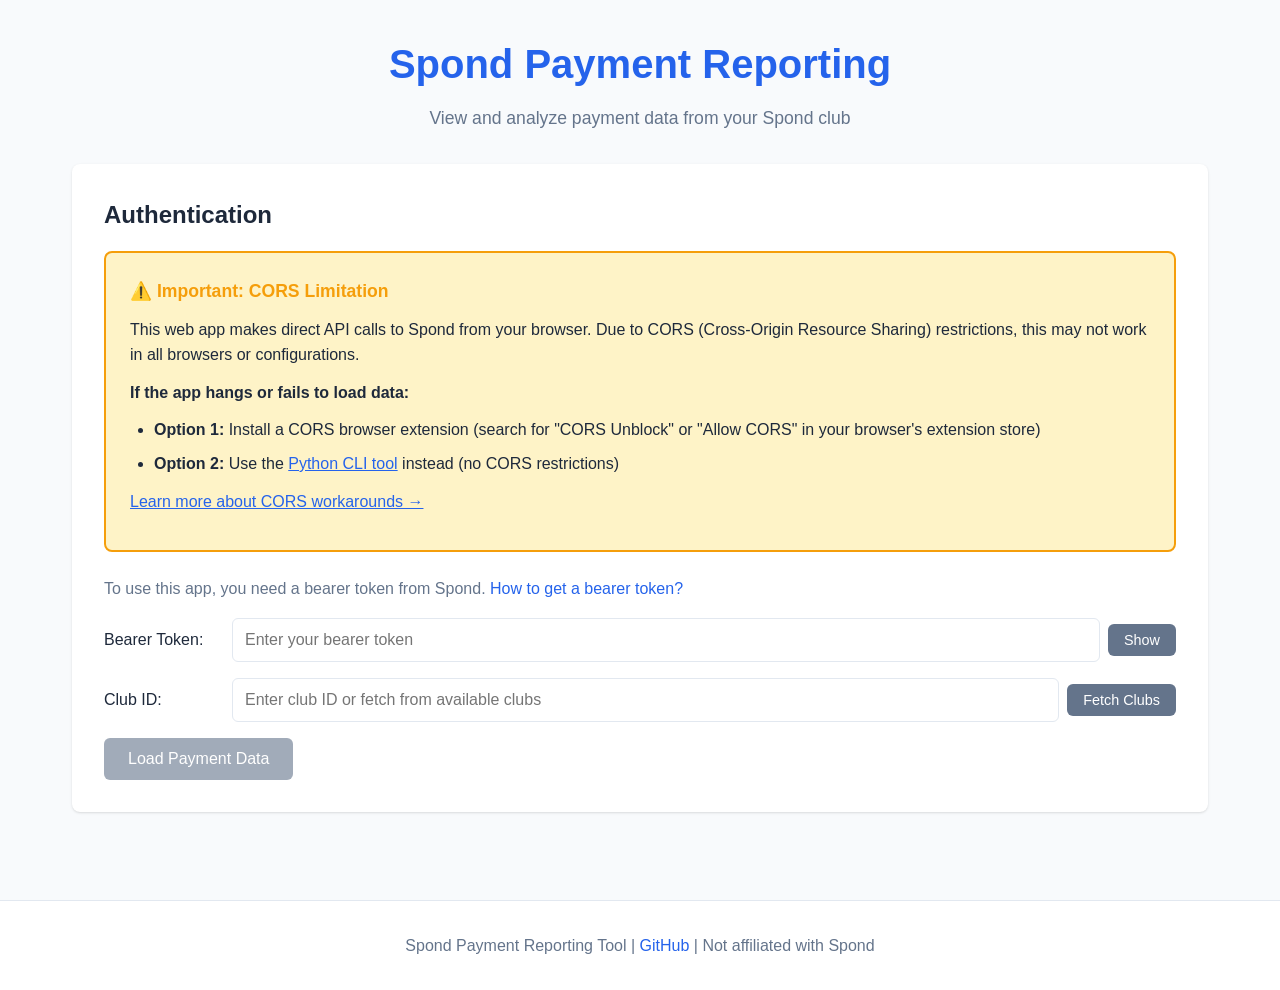
<file: docs/index.html>
<!DOCTYPE html>
<html lang="en">
<head>
    <meta charset="UTF-8">
    <meta name="viewport" content="width=device-width, initial-scale=1.0">
    <title>Spond Payment Reporting - Web Viewer</title>
    <link rel="stylesheet" href="styles.css">
</head>
<body>
    <div class="container">
        <header>
            <h1>Spond Payment Reporting</h1>
            <p class="subtitle">View and analyze payment data from your Spond club</p>
        </header>

        <!-- Authentication Section -->
        <section id="auth-section" class="card">
            <h2>Authentication</h2>
            
            <div class="cors-warning">
                <h3>⚠️ Important: CORS Limitation</h3>
                <p>This web app makes direct API calls to Spond from your browser. Due to CORS (Cross-Origin Resource Sharing) restrictions, this may not work in all browsers or configurations.</p>
                <p><strong>If the app hangs or fails to load data:</strong></p>
                <ul>
                    <li><strong>Option 1:</strong> Install a CORS browser extension (search for "CORS Unblock" or "Allow CORS" in your browser's extension store)</li>
                    <li><strong>Option 2:</strong> Use the <a href="https://github.com/jtracey93/spond-payment-reporting#option-2-install-the-command-line-tool" target="_blank">Python CLI tool</a> instead (no CORS restrictions)</li>
                </ul>
                <p><a href="#cors-help" id="show-cors-help">Learn more about CORS workarounds →</a></p>
            </div>
            
            <div id="cors-help" class="instructions hidden">
                <h3>CORS Workarounds</h3>
                <p><strong>What is CORS?</strong> CORS is a security feature in browsers that prevents websites from making requests to different domains. Spond's API doesn't allow browser-based requests from GitHub Pages.</p>
                
                <h4>Solution 1: Browser Extension (Easiest)</h4>
                <ol>
                    <li>Install a CORS extension for your browser:
                        <ul>
                            <li><strong>Chrome/Edge:</strong> "Allow CORS: Access-Control-Allow-Origin" or "CORS Unblock"</li>
                            <li><strong>Firefox:</strong> "CORS Everywhere" or "Allow CORS"</li>
                        </ul>
                    </li>
                    <li>Enable the extension (click its icon in your browser toolbar)</li>
                    <li>Reload this page and try again</li>
                    <li><strong>Important:</strong> Disable the extension when not using this app for security</li>
                </ol>
                
                <h4>Solution 2: Python CLI Tool (Recommended)</h4>
                <p>The Python command-line tool has no CORS restrictions and works reliably. See the <a href="https://github.com/jtracey93/spond-payment-reporting#option-2-install-the-command-line-tool" target="_blank">installation guide</a>.</p>
                
                <h4>Solution 3: Local Development Server</h4>
                <p>Run the web app on a local server that can proxy requests to avoid CORS. This requires technical setup.</p>
            </div>
            
            <p class="info-text">
                To use this app, you need a bearer token from Spond. 
                <a href="#" id="show-instructions">How to get a bearer token?</a>
            </p>
            
            <div id="token-instructions" class="instructions hidden">
                <h3>How to get your bearer token:</h3>
                <ol>
                    <li>Log in to <a href="https://club.spond.com/" target="_blank">club.spond.com</a> in your browser</li>
                    <li>Press <strong>F12</strong> to open Developer Tools</li>
                    <li>Click the <strong>Network</strong> tab</li>
                    <li>Refresh the page</li>
                    <li>Click on any request to <code>api.spond.com</code> in the list</li>
                    <li>Look for the <strong>Authorization</strong> header on the right side</li>
                    <li>Copy the long string after "Bearer " — that's your token</li>
                </ol>
                <p class="warning">⚠️ Keep your bearer token private! Don't share it with anyone.</p>
            </div>

            <div class="form-group">
                <label for="bearer-token">Bearer Token:</label>
                <input type="password" id="bearer-token" placeholder="Enter your bearer token">
                <button id="toggle-token-visibility" class="btn-small" type="button">Show</button>
            </div>

            <div class="form-group">
                <label for="club-id">Club ID:</label>
                <input type="text" id="club-id" placeholder="Enter club ID or fetch from available clubs">
                <button id="fetch-clubs-btn" class="btn-small" type="button">Fetch Clubs</button>
            </div>

            <div id="clubs-list" class="hidden"></div>

            <button id="load-data-btn" class="btn-primary" disabled>Load Payment Data</button>
            <span id="auth-status" class="status-message"></span>
        </section>

        <!-- Filters Section -->
        <section id="filters-section" class="card hidden">
            <h2>Filters & Sorting</h2>
            <div class="filters-container">
                <div class="form-group">
                    <label for="search-filter">Search:</label>
                    <input type="text" id="search-filter" placeholder="Search by name, payment, etc.">
                </div>

                <div class="form-group">
                    <label for="sort-by">Sort By:</label>
                    <select id="sort-by">
                        <option value="member-desc">Member Name (A-Z)</option>
                        <option value="member-asc">Member Name (Z-A)</option>
                        <option value="amount-desc">Amount (Highest First)</option>
                        <option value="amount-asc">Amount (Lowest First)</option>
                        <option value="payment-desc">Payment Name (A-Z)</option>
                        <option value="payment-asc">Payment Name (Z-A)</option>
                    </select>
                </div>

                <div class="form-group">
                    <label for="view-type">View:</label>
                    <select id="view-type">
                        <option value="granular">Granular Details</option>
                        <option value="summary">Summary by Member</option>
                    </select>
                </div>
            </div>

            <div class="export-buttons">
                <button id="export-csv-btn" class="btn-secondary">Export as CSV</button>
                <button id="export-excel-btn" class="btn-secondary">Export as Excel</button>
                <button id="export-pdf-btn" class="btn-secondary">Export as PDF</button>
            </div>
        </section>

        <!-- Data Section -->
        <section id="data-section" class="card hidden">
            <div class="data-header">
                <h2>Payment Data</h2>
                <div id="stats" class="stats"></div>
            </div>
            
            <div id="loading" class="loading hidden">
                <div class="spinner"></div>
                <p>Loading payment data...</p>
            </div>

            <div id="error-message" class="error-message hidden"></div>

            <div id="table-container">
                <table id="data-table">
                    <thead id="table-header"></thead>
                    <tbody id="table-body"></tbody>
                </table>
            </div>
        </section>
    </div>

    <footer>
        <p>
            Spond Payment Reporting Tool | 
            <a href="https://github.com/jtracey93/spond-payment-reporting" target="_blank">GitHub</a> |
            Not affiliated with Spond
        </p>
    </footer>

    <script src="app.js"></script>
</body>
</html>
</file>
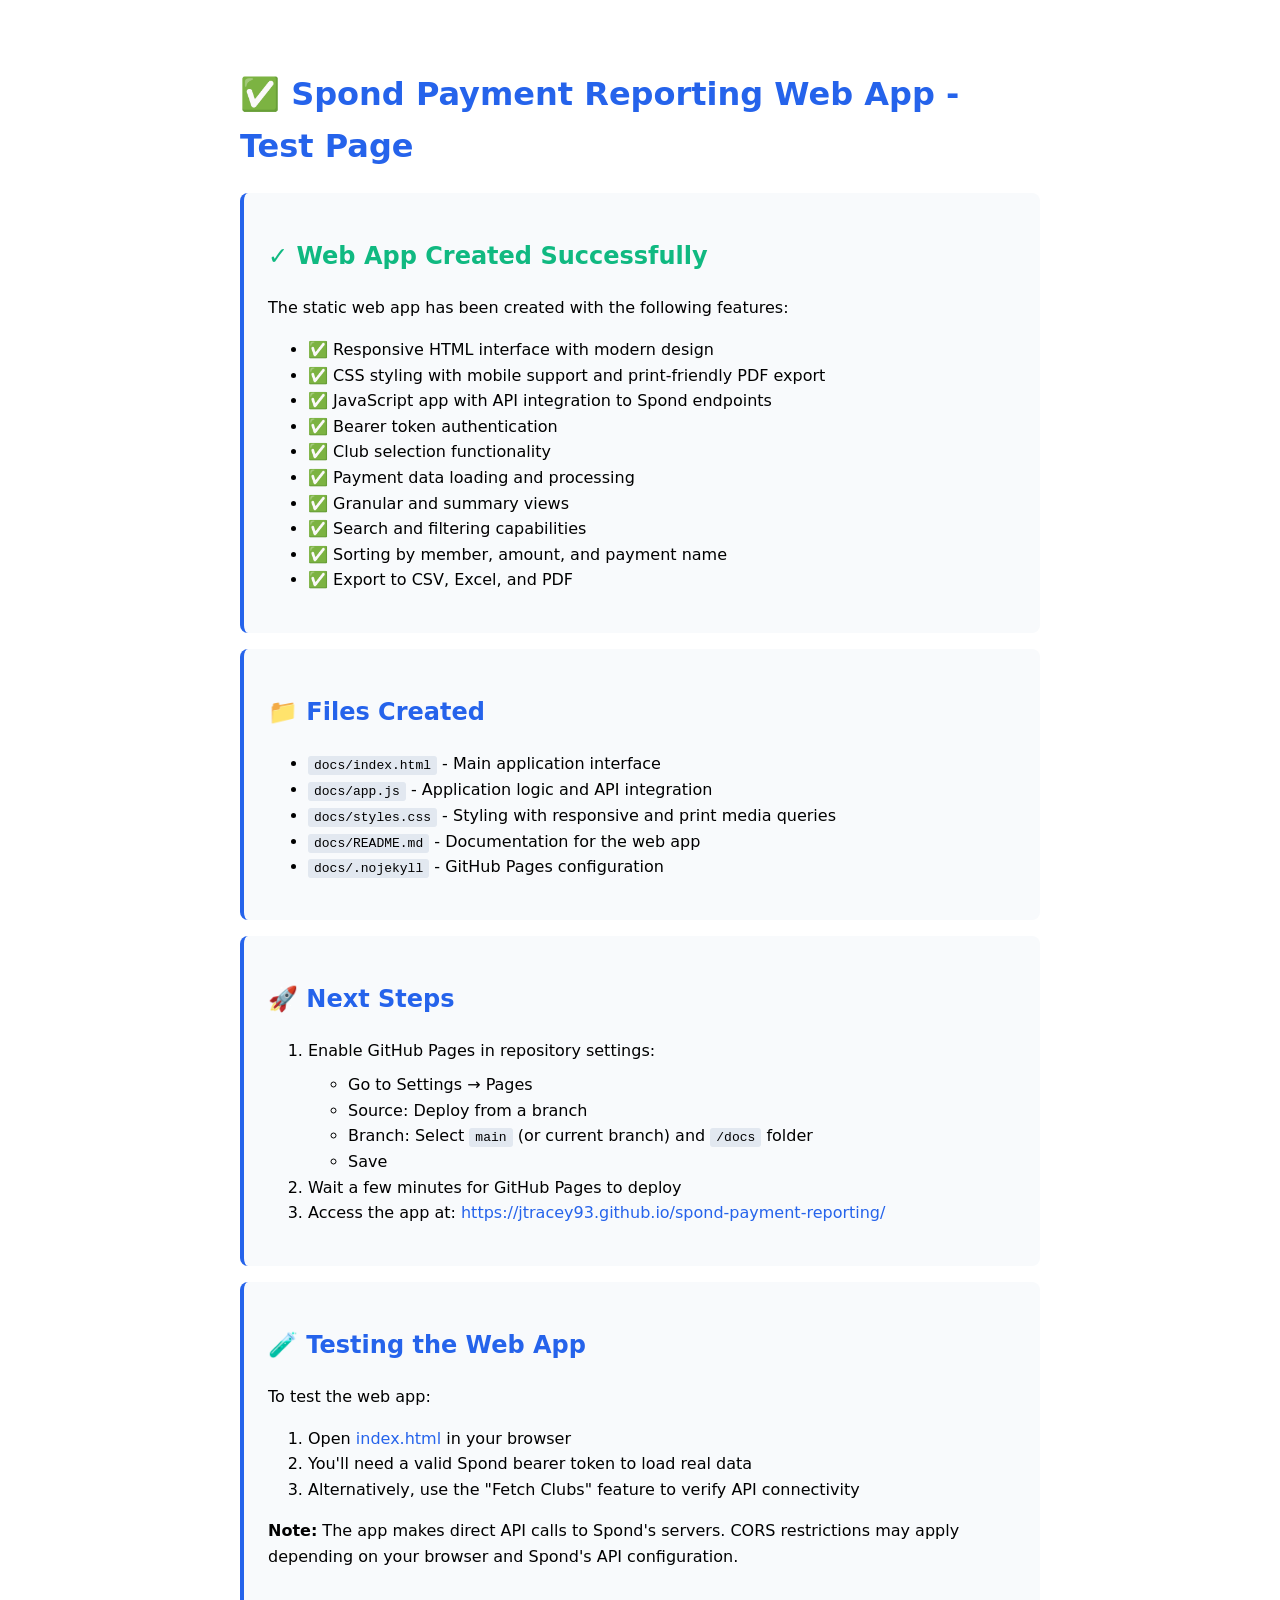
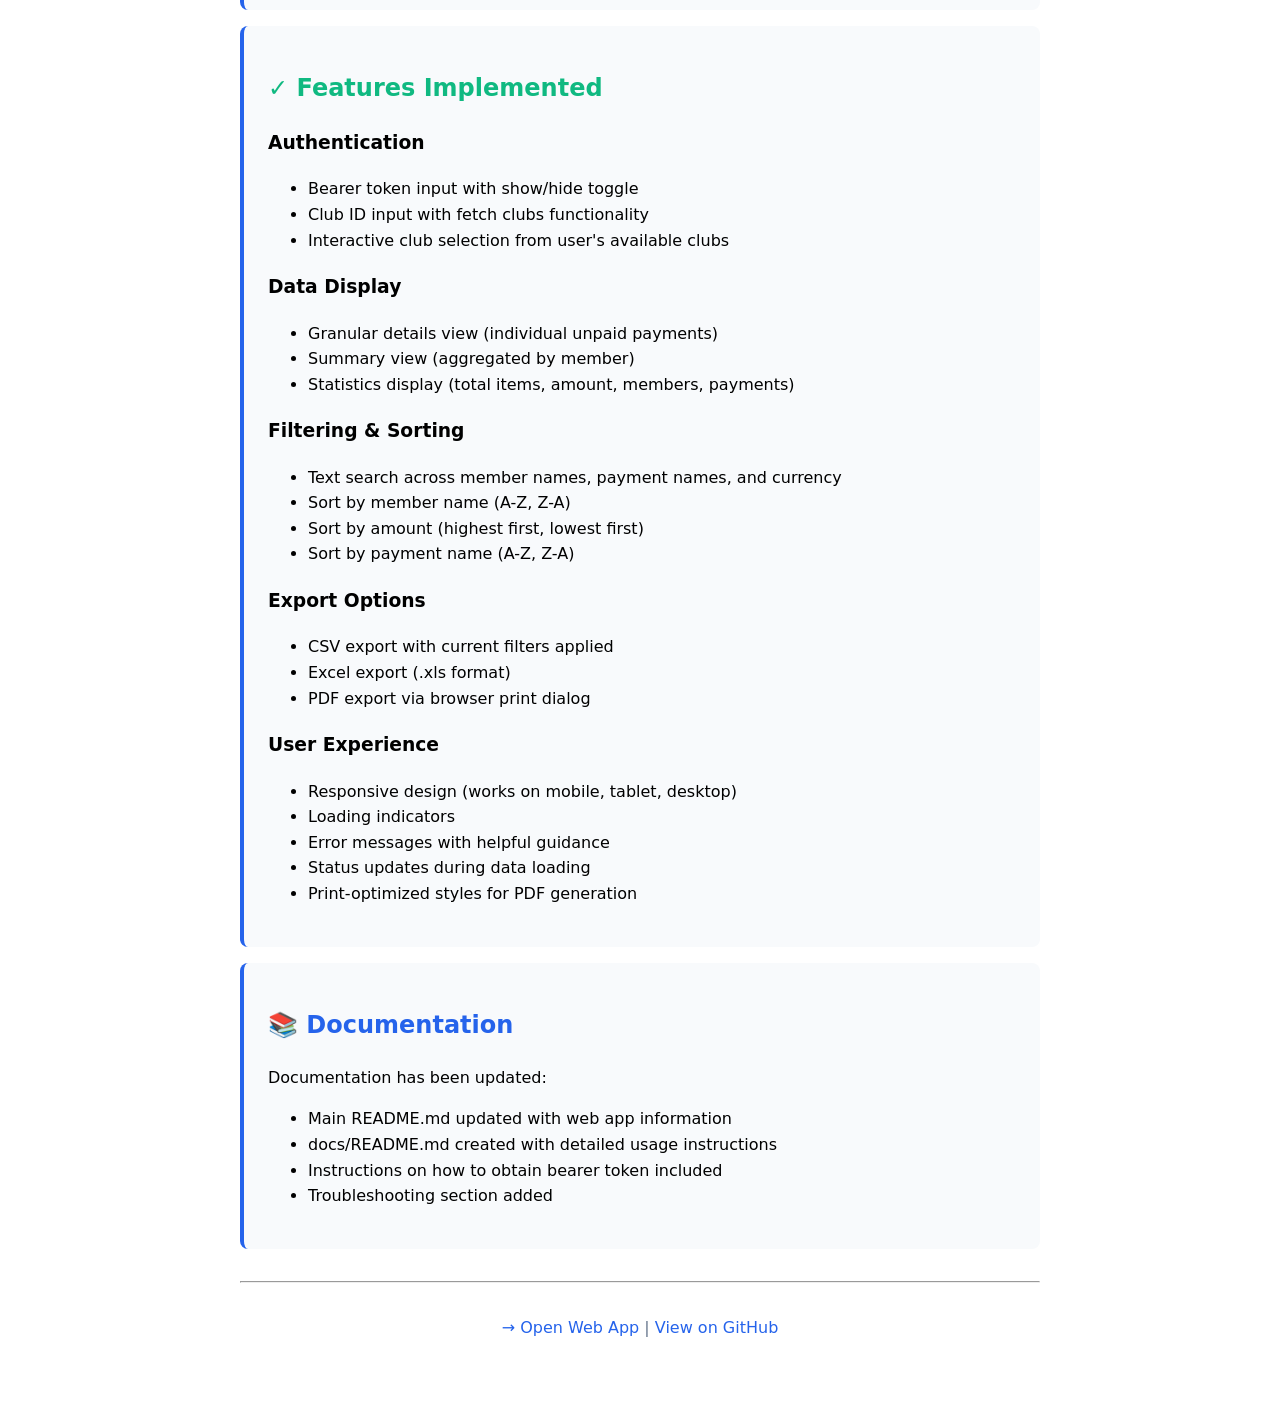
<file: docs/test.html>
<!DOCTYPE html>
<html lang="en">
<head>
    <meta charset="UTF-8">
    <meta name="viewport" content="width=device-width, initial-scale=1.0">
    <title>Spond Web App - Test Page</title>
    <style>
        body {
            font-family: system-ui, -apple-system, sans-serif;
            max-width: 800px;
            margin: 2rem auto;
            padding: 1rem;
            line-height: 1.6;
        }
        h1 { color: #2563eb; }
        .test-section {
            background: #f8fafc;
            padding: 1.5rem;
            margin: 1rem 0;
            border-radius: 8px;
            border-left: 4px solid #2563eb;
        }
        .success { color: #10b981; }
        .info { color: #2563eb; }
        ul { margin-top: 0.5rem; }
        code {
            background: #e2e8f0;
            padding: 2px 6px;
            border-radius: 3px;
            font-family: monospace;
        }
        a {
            color: #2563eb;
            text-decoration: none;
        }
        a:hover {
            text-decoration: underline;
        }
    </style>
</head>
<body>
    <h1>✅ Spond Payment Reporting Web App - Test Page</h1>
    
    <div class="test-section">
        <h2 class="success">✓ Web App Created Successfully</h2>
        <p>The static web app has been created with the following features:</p>
        <ul>
            <li>✅ Responsive HTML interface with modern design</li>
            <li>✅ CSS styling with mobile support and print-friendly PDF export</li>
            <li>✅ JavaScript app with API integration to Spond endpoints</li>
            <li>✅ Bearer token authentication</li>
            <li>✅ Club selection functionality</li>
            <li>✅ Payment data loading and processing</li>
            <li>✅ Granular and summary views</li>
            <li>✅ Search and filtering capabilities</li>
            <li>✅ Sorting by member, amount, and payment name</li>
            <li>✅ Export to CSV, Excel, and PDF</li>
        </ul>
    </div>

    <div class="test-section">
        <h2 class="info">📁 Files Created</h2>
        <ul>
            <li><code>docs/index.html</code> - Main application interface</li>
            <li><code>docs/app.js</code> - Application logic and API integration</li>
            <li><code>docs/styles.css</code> - Styling with responsive and print media queries</li>
            <li><code>docs/README.md</code> - Documentation for the web app</li>
            <li><code>docs/.nojekyll</code> - GitHub Pages configuration</li>
        </ul>
    </div>

    <div class="test-section">
        <h2 class="info">🚀 Next Steps</h2>
        <ol>
            <li>Enable GitHub Pages in repository settings:
                <ul>
                    <li>Go to Settings → Pages</li>
                    <li>Source: Deploy from a branch</li>
                    <li>Branch: Select <code>main</code> (or current branch) and <code>/docs</code> folder</li>
                    <li>Save</li>
                </ul>
            </li>
            <li>Wait a few minutes for GitHub Pages to deploy</li>
            <li>Access the app at: <a href="https://jtracey93.github.io/spond-payment-reporting/" target="_blank">https://jtracey93.github.io/spond-payment-reporting/</a></li>
        </ol>
    </div>

    <div class="test-section">
        <h2 class="info">🧪 Testing the Web App</h2>
        <p>To test the web app:</p>
        <ol>
            <li>Open <a href="index.html">index.html</a> in your browser</li>
            <li>You'll need a valid Spond bearer token to load real data</li>
            <li>Alternatively, use the "Fetch Clubs" feature to verify API connectivity</li>
        </ol>
        <p><strong>Note:</strong> The app makes direct API calls to Spond's servers. CORS restrictions may apply depending on your browser and Spond's API configuration.</p>
    </div>

    <div class="test-section">
        <h2 class="success">✓ Features Implemented</h2>
        <h3>Authentication</h3>
        <ul>
            <li>Bearer token input with show/hide toggle</li>
            <li>Club ID input with fetch clubs functionality</li>
            <li>Interactive club selection from user's available clubs</li>
        </ul>
        
        <h3>Data Display</h3>
        <ul>
            <li>Granular details view (individual unpaid payments)</li>
            <li>Summary view (aggregated by member)</li>
            <li>Statistics display (total items, amount, members, payments)</li>
        </ul>
        
        <h3>Filtering & Sorting</h3>
        <ul>
            <li>Text search across member names, payment names, and currency</li>
            <li>Sort by member name (A-Z, Z-A)</li>
            <li>Sort by amount (highest first, lowest first)</li>
            <li>Sort by payment name (A-Z, Z-A)</li>
        </ul>
        
        <h3>Export Options</h3>
        <ul>
            <li>CSV export with current filters applied</li>
            <li>Excel export (.xls format)</li>
            <li>PDF export via browser print dialog</li>
        </ul>
        
        <h3>User Experience</h3>
        <ul>
            <li>Responsive design (works on mobile, tablet, desktop)</li>
            <li>Loading indicators</li>
            <li>Error messages with helpful guidance</li>
            <li>Status updates during data loading</li>
            <li>Print-optimized styles for PDF generation</li>
        </ul>
    </div>

    <div class="test-section">
        <h2 class="info">📚 Documentation</h2>
        <p>Documentation has been updated:</p>
        <ul>
            <li>Main README.md updated with web app information</li>
            <li>docs/README.md created with detailed usage instructions</li>
            <li>Instructions on how to obtain bearer token included</li>
            <li>Troubleshooting section added</li>
        </ul>
    </div>

    <hr style="margin: 2rem 0;">
    
    <p style="text-align: center; color: #64748b;">
        <a href="index.html">→ Open Web App</a> | 
        <a href="https://github.com/jtracey93/spond-payment-reporting" target="_blank">View on GitHub</a>
    </p>
</body>
</html>
</file>
<file: docs/styles.css>
:root {
    --primary-color: #2563eb;
    --primary-hover: #1d4ed8;
    --secondary-color: #64748b;
    --success-color: #10b981;
    --error-color: #ef4444;
    --warning-color: #f59e0b;
    --background: #f8fafc;
    --card-background: #ffffff;
    --text-primary: #1e293b;
    --text-secondary: #64748b;
    --border-color: #e2e8f0;
    --shadow: 0 1px 3px 0 rgba(0, 0, 0, 0.1), 0 1px 2px -1px rgba(0, 0, 0, 0.1);
    --shadow-lg: 0 10px 15px -3px rgba(0, 0, 0, 0.1), 0 4px 6px -4px rgba(0, 0, 0, 0.1);
}

* {
    margin: 0;
    padding: 0;
    box-sizing: border-box;
}

body {
    font-family: -apple-system, BlinkMacSystemFont, 'Segoe UI', 'Roboto', 'Oxygen',
        'Ubuntu', 'Cantarell', 'Fira Sans', 'Droid Sans', 'Helvetica Neue', sans-serif;
    -webkit-font-smoothing: antialiased;
    -moz-osx-font-smoothing: grayscale;
    background-color: var(--background);
    color: var(--text-primary);
    line-height: 1.6;
    min-height: 100vh;
    display: flex;
    flex-direction: column;
}

.container {
    max-width: 1200px;
    margin: 0 auto;
    padding: 2rem;
    flex: 1;
}

header {
    text-align: center;
    margin-bottom: 2rem;
}

header h1 {
    font-size: 2.5rem;
    color: var(--primary-color);
    margin-bottom: 0.5rem;
}

.subtitle {
    color: var(--text-secondary);
    font-size: 1.1rem;
}

.card {
    background: var(--card-background);
    border-radius: 8px;
    padding: 2rem;
    margin-bottom: 1.5rem;
    box-shadow: var(--shadow);
}

.card h2 {
    margin-bottom: 1rem;
    color: var(--text-primary);
    font-size: 1.5rem;
}

.info-text {
    color: var(--text-secondary);
    margin-bottom: 1rem;
}

.info-text a {
    color: var(--primary-color);
    text-decoration: none;
}

.info-text a:hover {
    text-decoration: underline;
}

.instructions {
    background: var(--background);
    padding: 1.5rem;
    border-radius: 6px;
    margin: 1rem 0;
    border-left: 4px solid var(--primary-color);
}

.instructions h3 {
    margin-bottom: 1rem;
    color: var(--text-primary);
}

.instructions ol {
    margin-left: 1.5rem;
    margin-bottom: 1rem;
}

.instructions li {
    margin-bottom: 0.5rem;
}

.instructions code {
    background: var(--card-background);
    padding: 2px 6px;
    border-radius: 3px;
    font-family: monospace;
    color: var(--primary-color);
}

.warning {
    color: var(--warning-color);
    font-weight: 500;
    margin-top: 1rem;
}

.cors-warning {
    background: #fef3c7;
    border: 2px solid var(--warning-color);
    border-radius: 8px;
    padding: 1.5rem;
    margin-bottom: 1.5rem;
}

.cors-warning h3 {
    color: var(--warning-color);
    margin-bottom: 0.75rem;
    font-size: 1.1rem;
}

.cors-warning p {
    margin-bottom: 0.75rem;
    color: var(--text-primary);
}

.cors-warning ul {
    margin-left: 1.5rem;
    margin-bottom: 0.75rem;
}

.cors-warning li {
    margin-bottom: 0.5rem;
}

.cors-warning a {
    color: var(--primary-color);
    font-weight: 500;
}

.cors-warning a:hover {
    text-decoration: underline;
}

.form-group {
    margin-bottom: 1rem;
    display: flex;
    align-items: center;
    gap: 0.5rem;
}

.form-group label {
    font-weight: 500;
    min-width: 120px;
    color: var(--text-primary);
}

.form-group input[type="text"],
.form-group input[type="password"],
.form-group select {
    flex: 1;
    padding: 0.75rem;
    border: 1px solid var(--border-color);
    border-radius: 6px;
    font-size: 1rem;
    transition: border-color 0.2s;
}

.form-group input:focus,
.form-group select:focus {
    outline: none;
    border-color: var(--primary-color);
    box-shadow: 0 0 0 3px rgba(37, 99, 235, 0.1);
}

.btn-primary,
.btn-secondary,
.btn-small {
    padding: 0.75rem 1.5rem;
    border: none;
    border-radius: 6px;
    font-size: 1rem;
    font-weight: 500;
    cursor: pointer;
    transition: all 0.2s;
}

.btn-primary {
    background-color: var(--primary-color);
    color: white;
}

.btn-primary:hover:not(:disabled) {
    background-color: var(--primary-hover);
    box-shadow: var(--shadow);
}

.btn-primary:disabled {
    background-color: var(--secondary-color);
    cursor: not-allowed;
    opacity: 0.6;
}

.btn-secondary {
    background-color: var(--secondary-color);
    color: white;
    margin-right: 0.5rem;
}

.btn-secondary:hover {
    background-color: #475569;
}

.btn-small {
    padding: 0.5rem 1rem;
    font-size: 0.9rem;
    background-color: var(--secondary-color);
    color: white;
}

.btn-small:hover {
    background-color: #475569;
}

.status-message {
    margin-left: 1rem;
    font-size: 0.9rem;
}

.status-message.success {
    color: var(--success-color);
}

.status-message.error {
    color: var(--error-color);
}

.hidden {
    display: none !important;
}

.filters-container {
    display: grid;
    grid-template-columns: repeat(auto-fit, minmax(250px, 1fr));
    gap: 1rem;
    margin-bottom: 1.5rem;
}

.export-buttons {
    display: flex;
    gap: 0.5rem;
    flex-wrap: wrap;
}

.data-header {
    display: flex;
    justify-content: space-between;
    align-items: center;
    margin-bottom: 1rem;
    flex-wrap: wrap;
}

.stats {
    display: flex;
    gap: 2rem;
    flex-wrap: wrap;
    color: var(--text-secondary);
    font-size: 0.9rem;
}

.stats span {
    font-weight: 500;
    color: var(--text-primary);
}

.loading {
    text-align: center;
    padding: 3rem;
}

.spinner {
    border: 4px solid var(--border-color);
    border-top: 4px solid var(--primary-color);
    border-radius: 50%;
    width: 50px;
    height: 50px;
    animation: spin 1s linear infinite;
    margin: 0 auto 1rem;
}

@keyframes spin {
    0% { transform: rotate(0deg); }
    100% { transform: rotate(360deg); }
}

.error-message {
    background-color: #fef2f2;
    border: 1px solid #fecaca;
    color: #991b1b;
    padding: 1rem;
    border-radius: 6px;
    margin-bottom: 1rem;
}

#table-container {
    overflow-x: auto;
}

table {
    width: 100%;
    border-collapse: collapse;
    margin-top: 1rem;
}

thead {
    background-color: var(--background);
}

th {
    padding: 0.75rem;
    text-align: left;
    font-weight: 600;
    color: var(--text-primary);
    border-bottom: 2px solid var(--border-color);
    cursor: pointer;
    user-select: none;
}

th:hover {
    background-color: var(--border-color);
}

td {
    padding: 0.75rem;
    border-bottom: 1px solid var(--border-color);
}

tbody tr:hover {
    background-color: var(--background);
}

.currency-cell {
    text-align: right;
    font-weight: 500;
}

#clubs-list {
    background: var(--background);
    padding: 1rem;
    border-radius: 6px;
    margin: 1rem 0;
    max-height: 200px;
    overflow-y: auto;
}

.club-item {
    padding: 0.75rem;
    margin-bottom: 0.5rem;
    background: var(--card-background);
    border: 1px solid var(--border-color);
    border-radius: 4px;
    cursor: pointer;
    transition: all 0.2s;
}

.club-item:hover {
    border-color: var(--primary-color);
    box-shadow: var(--shadow);
}

.club-item.selected {
    border-color: var(--primary-color);
    background-color: rgba(37, 99, 235, 0.05);
}

.club-name {
    font-weight: 500;
    color: var(--text-primary);
}

.club-id {
    font-size: 0.85rem;
    color: var(--text-secondary);
    font-family: monospace;
}

footer {
    text-align: center;
    padding: 2rem;
    color: var(--text-secondary);
    background-color: var(--card-background);
    border-top: 1px solid var(--border-color);
    margin-top: 2rem;
}

footer a {
    color: var(--primary-color);
    text-decoration: none;
}

footer a:hover {
    text-decoration: underline;
}

@media (max-width: 768px) {
    .container {
        padding: 1rem;
    }

    header h1 {
        font-size: 2rem;
    }

    .card {
        padding: 1rem;
    }

    .form-group {
        flex-direction: column;
        align-items: flex-start;
    }

    .form-group label {
        margin-bottom: 0.25rem;
    }

    .filters-container {
        grid-template-columns: 1fr;
    }

    .data-header {
        flex-direction: column;
        align-items: flex-start;
    }

    .stats {
        flex-direction: column;
        gap: 0.5rem;
    }

    .export-buttons {
        width: 100%;
    }

    .btn-secondary {
        flex: 1;
        margin-right: 0;
        margin-bottom: 0.5rem;
    }

    table {
        font-size: 0.9rem;
    }

    th, td {
        padding: 0.5rem;
    }
}

/* Print styles for PDF export */
@media print {
    body {
        background-color: white;
    }

    .container {
        max-width: 100%;
        padding: 0;
    }

    header {
        margin-bottom: 1rem;
    }

    #auth-section,
    #filters-section,
    footer,
    .export-buttons,
    .btn-primary,
    .btn-secondary,
    .btn-small {
        display: none !important;
    }

    .card {
        box-shadow: none;
        border: none;
        page-break-inside: avoid;
    }

    .data-header {
        margin-bottom: 1rem;
    }

    table {
        width: 100%;
        border-collapse: collapse;
    }

    thead {
        background-color: #f0f0f0 !important;
        -webkit-print-color-adjust: exact;
        print-color-adjust: exact;
    }

    th {
        border: 1px solid #333 !important;
        padding: 0.5rem !important;
        background-color: #f0f0f0 !important;
    }

    td {
        border: 1px solid #333 !important;
        padding: 0.5rem !important;
    }

    tbody tr:nth-child(even) {
        background-color: #f9f9f9 !important;
        -webkit-print-color-adjust: exact;
        print-color-adjust: exact;
    }

    /* Ensure page breaks don't split rows */
    tr {
        page-break-inside: avoid;
    }
}
</file>
